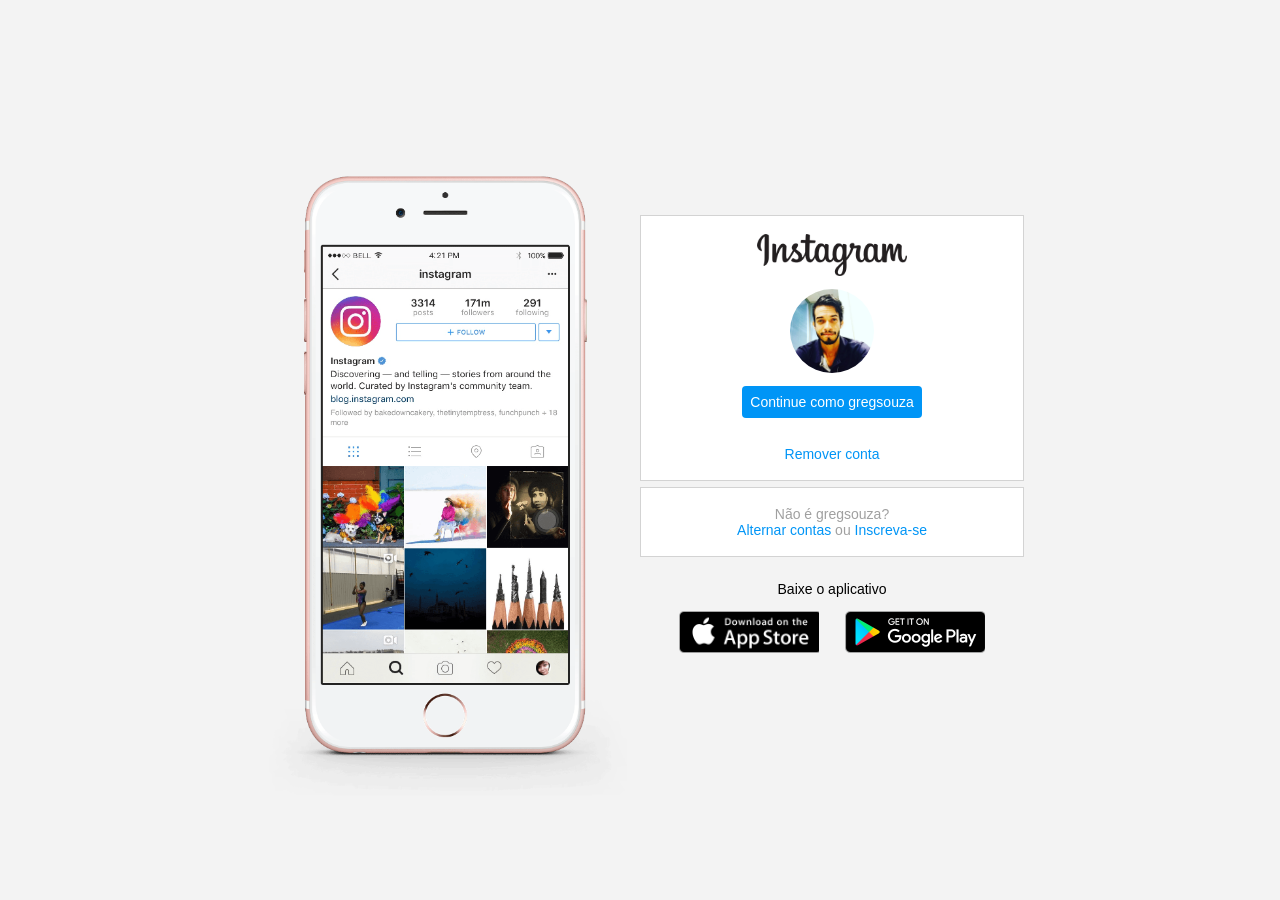
<file: Projeto Instagram/index.html>
<!DOCTYPE html>
<html lang="en">
<head>
    <meta charset="UTF-8">
    <meta name="viewport" content="width=device-width, initial-scale=1.0">
    <link rel="stylesheet" href="style.css">
    <title>Instagram</title>
</head>
<body>
    <div class="instagram-wrapper">
        <div class="instagram-phone">
            <img src="./img/instagram-celular.png" alt="celular">
        </div>
        <div class="instagram-continue">
            <div class="group">
                <img src="./img/instagram-logo.png" class="instagram-logo" alt="instagram logo">
                <div class="profile-photo">
                    <img src="./img/perfil-instagram.jpg" alt="foto de perfil">
                </div>
                <a href="#" class="instagram-login">Continue como gregsouza</a>
                <a href="#" class="instagram-logout">Remover conta</a>
            </div>
            <div class="group">
                <p class="not-account">Não é gregsouza?</p>
                <p class="not-account">
                    <span class="link-blue">Alternar contas</span>
                    ou
                    <span class="link-blue">Inscreva-se</span>
                </p>
            </div>
            <div class="get-the-app">
                <p class="get-app">Baixe o aplicativo</p>
                <div class="download">
                    <a href="#" class="app-download"></a>
                    <a href="#" class="app-download"></a>
                </div>
            </div>
        </div>
    </div>
</body>
</html>
</file>
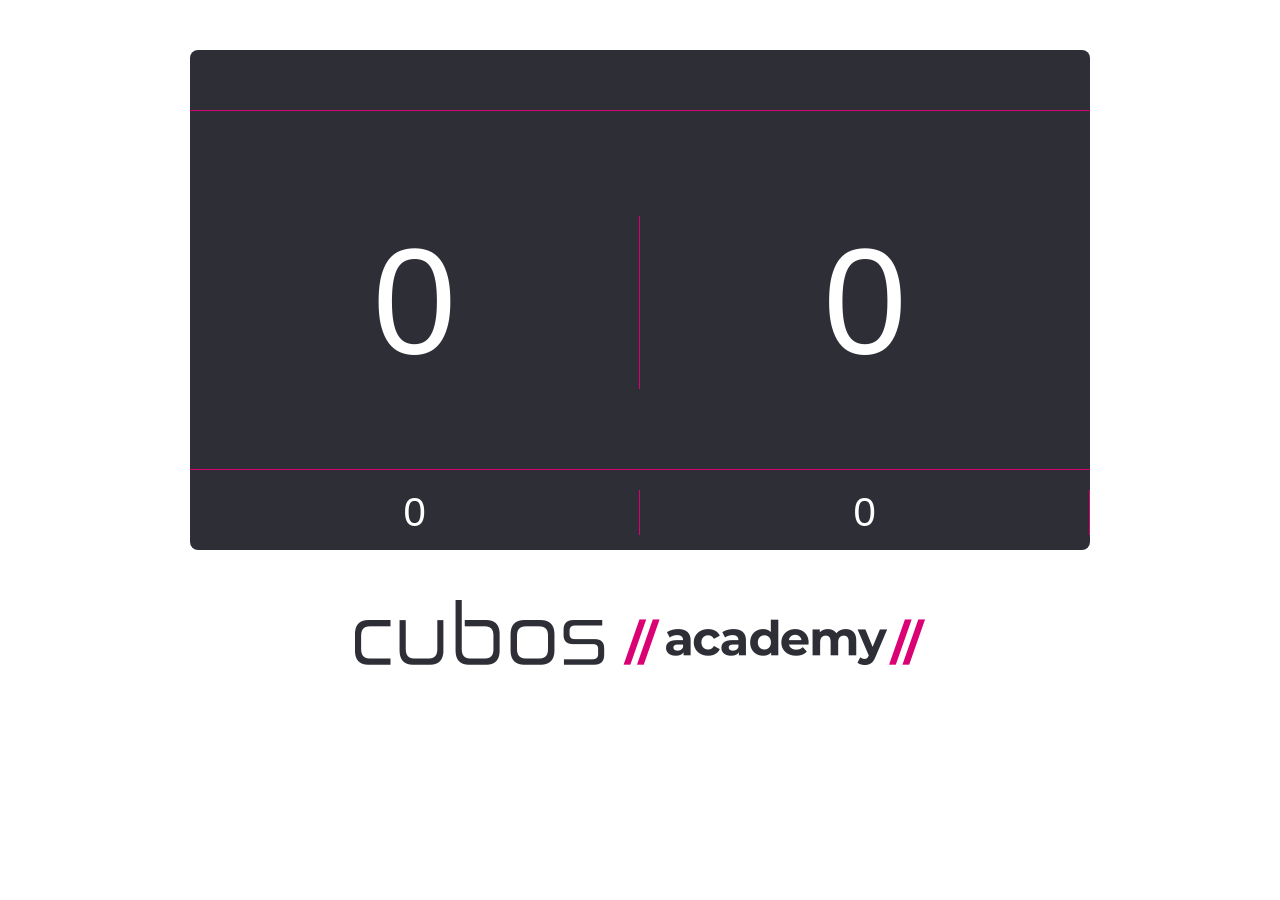
<file: Projetos/dia2/placar.html>
<!DOCTYPE html>
<html lang="en">

<head>
    <meta charset="UTF-8">
    <meta name="viewport" content="width=device-width, initial-scale=1.0">
    <link rel="stylesheet" href="style.css">
    <title>Placar</title>
</head>

<body>
    <div class="placar">
        <div class="timeA metade">
            <span id="nomeTimeA">TIME A</span>
        </div>
        <div class="timeB metade">
            <span id="nomeTimeB">TIME B</span>
        </div>
        <div class="content">
            <div id="pontuacaoA" class="score-a metade">25</div>
            <div id="pontuacaoB" class="score-b metade">23</div>
        </div>
        <div class="sets-group">
            <div id="setA" class="set-a metade">0</div>
            <div id="setB" class="set-b metade">0</div>
        </div>
        
    </div>

    <div id="marca">
        <img src="./extendida-azulpet&rosa.png" alt="marca cubos academy">
    </div>
</body>
<script src="script.js">

    
</script>

</html>
</file>
<file: Projeto Instagram/style.css>
* {
    padding: 0;
    margin: 0;
    box-sizing: border-box;
    text-decoration: none;
    font-family: sans-serif;
    font-size: 14px;
}

body {
    width: 100%;
    min-height: 100vh;
    background-color: rgb(243, 243, 243);
    margin: 0;
    padding: 0;
    display: flex;
    justify-content: center;
}

.instagram-wrapper {
    display: flex;
    align-items: center;
    justify-content: start;
    width: 60%;
    height: 100vh;
}

.instagram-phone {
    display: flex;
    align-items: center;
    justify-content: center;
    width: 50%;
}

.instagram-phone img {
    height: 50rem;
}

.instagram-continue {
    display: flex;
    align-items: center; /* horizontal */
    justify-content: space-around; /* vertical */
    flex-direction: column;
    width: 50%;
    min-height: 34rem;
}

.group {
    display: flex;
    justify-content: space-between;
    align-items: center;
    flex-direction: column;
    background-color: #ffffff;
    width: 100%;
    padding: 1.3rem 0;
    border: 1px solid lightgray;
}

.group:nth-child(1) {
    min-height: 19rem;
}

.instagram-logo {
    height: 3rem;
}

.profile-photo {
    display: flex;
    justify-content: center;
    align-items: center;
    border-radius: 50%;
    overflow: hidden;
}

.profile-photo img {
    height: 6rem;
}

.instagram-login {
    background-color: #0095f6;
    color: #ffffff;
    padding: 8px;
    border-radius: 4px;
}

.instagram-logout {
    color: #0095f6;
    margin-top: 1rem;
}

.not-account {
    color: rgb(160, 160, 160);
}

.link-blue {
    color: #0095f6;
}

.get-the-app {
    display: flex;
    flex-direction: column;
    align-items: center;
    justify-content: center;
    width: 100%;
    padding: 1.3rem 0;
}

.download {
    display: flex;
    width: 100%;
    justify-content: space-evenly;
    align-items: center;
    padding: 1rem;
}

.app-download {
    height: 3rem;
    width: 10rem;
    background-size: cover;
}

.app-download:nth-child(1) {
    background-image: url('./img/apple-button.png');
}

.app-download:nth-child(2) {
    background-image: url('./img/googleplay-button.png');
}

/* media queries */


@media (max-width: 1024px) {
    .instagram-wrapper {
        width: 90%;
    }
}

@media (max-width: 650px) {
    body {
        background-color: #ffffff;
    }

    .instagram-wrapper {
        width: 90%;
    }

    .instagram-phone {
        display: none;
    }

    .instagram-continue {
        width: 100%;
    }
    
    .group {
        border: 1px solid transparent;
    }
}
</file>
<file: Projetos/dia2/style.css>
* {
    padding: 0px;
    margin: 0;
    font-family: Roboto, Oxygen, Ubuntu, Cantarell, 'Open Sans', 'Helvetica Neue', sans-serif;
}

body {
    font-size: 0;
}

.placar {
    width: 900px;
    height: 500px;
    background: #2e2e36;
    border-radius: 8px;
    margin: 50px auto;
}

.metade {
    display: inline-block;
    width: 50%;
    text-align: center;
    box-sizing: border-box;
}

.timeA, .timeB {
    color: white;
    font-size: 20px;
    padding: 20px 0;
    box-sizing: border-box;
    height: 60px;
}

.content {
    box-sizing: border-box;
    height: 360px;
    border-top: 1px solid #da0175;
    border-bottom: 1px solid #da0175;
    padding: 105px 0;
    font-size: 0;
    color: white;
}

.sets-group {
    box-sizing: border-box;
    height: 80px;
    font-size: 0px;
    color: white;
    padding: 20px 0;
}

.score-a {
    border-right: 1px solid #da0175;
    font-size: 150px;
}

.score-b {
    font-size: 150px;
}

.set-a {
    border-right: 1px solid #da0175;
    font-size: 40px;
}

.set-b {
    border-right: 1px solid #da0175;
    font-size: 40px;
}

#marca {
    text-align: center;
}
</file>
